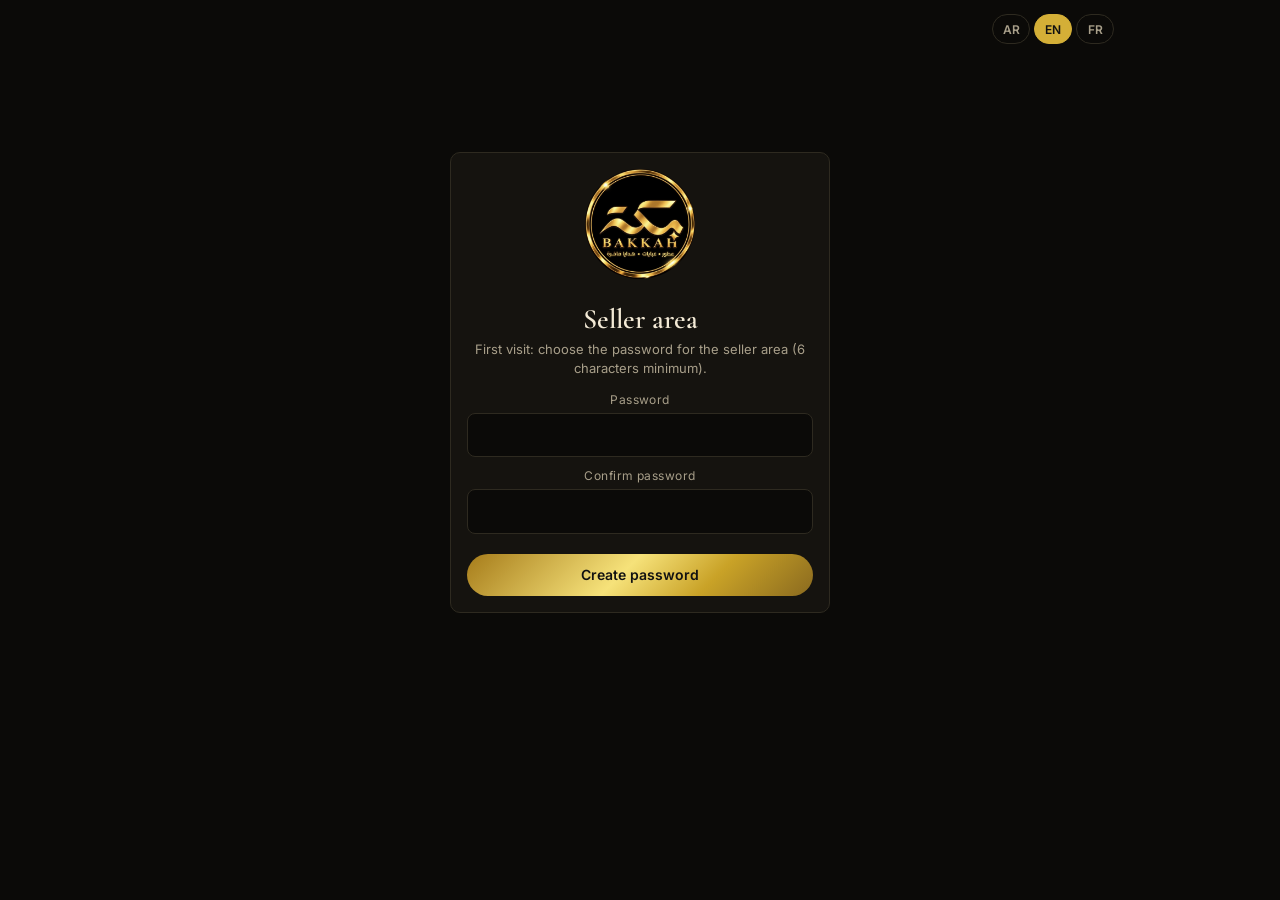
<file: bakkah/admin.html>
<!doctype html>
<html lang="fr">
<head>
<meta charset="utf-8">
<meta name="viewport" content="width=device-width, initial-scale=1">
<meta name="robots" content="noindex, nofollow">
<title>BAKKAH · Seller area</title>
<link rel="icon" href="assets/img/favicon-64.png">
<link rel="preconnect" href="https://fonts.googleapis.com">
<link rel="preconnect" href="https://fonts.gstatic.com" crossorigin>
<link href="https://fonts.googleapis.com/css2?family=Cormorant+Garamond:wght@600&family=Inter:wght@400;500;600&display=swap" rel="stylesheet">
<style>
:root{--bg:#0b0a08;--panel:#15130f;--panel2:#1c1913;--ink:#f3ead6;--muted:#a89f8a;--line:#2e2a20;--gold:#d4af37;--gold2:#f6e27a;--ok:#3fbf7a;--danger:#e0624f;--r:10px}
*{box-sizing:border-box;margin:0;padding:0}
body{background:var(--bg);color:var(--ink);font:15px/1.5 Inter,system-ui,sans-serif;-webkit-font-smoothing:antialiased;padding-bottom:60px}
button,input,select,textarea{font:inherit;color:inherit}
button{cursor:pointer;border:0;background:none}
a{color:var(--gold)}
[hidden]{display:none!important}
:focus-visible{outline:2px solid var(--gold);outline-offset:2px}
.wrap{max-width:980px;margin:0 auto;padding:0 16px}
.serif{font-family:"Cormorant Garamond",Georgia,serif;font-weight:600}
header{position:sticky;top:0;z-index:20;background:rgba(11,10,8,.94);backdrop-filter:blur(8px);border-bottom:1px solid var(--line)}
.bar{display:flex;align-items:center;gap:12px;height:62px}
.bar img{width:42px;height:42px;border-radius:50%}
.bar h1{font-size:22px;line-height:1.1;flex:1}
.bar small{display:block;font:500 10px Inter;letter-spacing:.16em;text-transform:uppercase;color:var(--muted)}
.mode{font-size:12px;padding:3px 10px;border-radius:99px;border:1px solid var(--line);color:var(--muted)}
.btn{display:inline-flex;align-items:center;justify-content:center;gap:8px;height:42px;padding:0 18px;border-radius:99px;font-weight:600;font-size:14px;text-decoration:none;white-space:nowrap}
.btn-gold{background:linear-gradient(135deg,#a67c1a,#f6e27a 45%,#c9a227 70%,#8a6a1f);color:#111}
.btn-line{border:1px solid var(--line);background:var(--panel)}
.btn-line:hover{border-color:var(--gold)}
.btn-danger{background:var(--danger);color:#fff}
.btn-sm{height:34px;padding:0 12px;font-size:13px}
.btn[disabled]{opacity:.5;cursor:wait}
.tabs{display:flex;gap:6px;overflow-x:auto;padding:12px 0;scrollbar-width:none}
.tab{flex:none;height:40px;padding:0 16px;border-radius:99px;border:1px solid var(--line);color:var(--muted);font-weight:500}
.tab[aria-selected=true]{background:var(--gold);color:#111;border-color:var(--gold)}
.card{background:var(--panel);border:1px solid var(--line);border-radius:var(--r);padding:16px;margin-bottom:14px}
.card h2{font-size:22px;margin-bottom:4px}
.hint{color:var(--muted);font-size:13px;margin-bottom:12px}
label{display:block;font-size:12px;color:var(--muted);margin:10px 0 4px;letter-spacing:.04em}
input[type=text],input[type=number],input[type=password],input[type=email],input[type=url],select,textarea{width:100%;background:var(--bg);border:1px solid var(--line);border-radius:8px;padding:10px 12px;min-height:42px}
textarea{resize:vertical;min-height:80px}
input[type=color]{width:56px;height:42px;border:1px solid var(--line);border-radius:8px;background:var(--bg);padding:2px}
.g2{display:grid;grid-template-columns:1fr 1fr;gap:12px}
.g3{display:grid;grid-template-columns:repeat(3,1fr);gap:12px}
@media(max-width:640px){.g2,.g3{grid-template-columns:1fr}}
.row{display:flex;gap:10px;align-items:center;flex-wrap:wrap}
.grow{flex:1;min-width:140px}
.item{display:grid;grid-template-columns:44px 56px 1fr auto;gap:12px;align-items:center;background:var(--panel);border:1px solid var(--line);border-radius:var(--r);padding:10px;margin-bottom:8px}
.item.off{opacity:.55}.item.hid{opacity:.5;background:repeating-linear-gradient(135deg,var(--panel),var(--panel) 8px,#1a1a1a 8px,#1a1a1a 16px)}.pill.hidp{background:#2a2a2a;color:#ccc;border-color:#555}
.vis{display:flex;align-items:center;justify-content:center;width:44px;height:44px;cursor:pointer}.vis input{width:26px;height:26px;accent-color:var(--gold);cursor:pointer}.seg{display:flex;gap:4px;flex-wrap:wrap}.vbar{gap:6px}
.thumb{width:56px;height:72px;border-radius:6px;object-fit:cover;background:#16120a}
.item h3{font-size:15px;font-weight:600;line-height:1.3}
.meta{font-size:12.5px;color:var(--muted)}
.pill{display:inline-block;font-size:11px;font-weight:600;padding:2px 8px;border-radius:99px;margin-inline-end:4px;border:1px solid var(--line)}
.pill.promo{background:#3a1d17;color:#ff9b88;border-color:#5a2b22}.pill.star{background:#3a3010;color:var(--gold2);border-color:#5a4a14}.pill.no{background:#331612;color:var(--danger)}
.acts{display:flex;gap:6px;flex-wrap:wrap;justify-content:flex-end}
.ib{width:38px;height:38px;border-radius:8px;border:1px solid var(--line);display:grid;place-items:center;background:var(--panel2)}
.ib:hover{border-color:var(--gold)}.ib[disabled]{opacity:.25;cursor:default}
.demo{background:#2a2410;border-bottom:1px solid #4a3f14;font-size:13px;padding:8px 0;color:#e8d38a}
.sw{display:flex;align-items:center;gap:8px;min-height:42px}
.sw input{width:20px;height:20px;accent-color:var(--gold)}
dialog{background:var(--panel);color:var(--ink);border:1px solid var(--gold);border-radius:14px;padding:0;width:min(720px,96vw);max-height:92vh;overflow:auto;margin:auto}
dialog::backdrop{background:rgba(0,0,0,.7)}
.dlg{padding:18px}
.photos{display:flex;gap:8px;flex-wrap:wrap;margin:6px 0}
.ph{position:relative}.ph img{width:80px;height:100px;object-fit:cover;border-radius:8px;border:1px solid var(--line);background:#16120a}
.ph button{position:absolute;top:-6px;inset-inline-end:-6px;width:24px;height:24px;border-radius:50%;background:var(--danger);color:#fff;font-size:14px}
.imgrow{display:grid;grid-template-columns:90px 1fr;gap:12px;align-items:start;margin-bottom:12px}
.imgrow img{width:90px;height:90px;object-fit:cover;border-radius:8px;border:1px solid var(--line);background:#000}
#toast{position:fixed;left:50%;bottom:20px;transform:translateX(-50%);background:var(--gold);color:#111;padding:10px 18px;border-radius:99px;font-weight:600;z-index:99;opacity:0;pointer-events:none;transition:opacity .25s}
#toast.show{opacity:1}#toast.err{background:var(--danger);color:#fff}
.login{max-width:380px;margin:12vh auto;text-align:center}
.login img{width:110px;height:110px;border-radius:50%;margin-bottom:12px}
.tbl{width:100%;border-collapse:collapse;font-size:14px}.tbl td,.tbl th{padding:8px 6px;border-bottom:1px solid var(--line);text-align:start}.tbl input{min-height:36px;padding:6px 8px}
details.tgrp{margin-top:8px}details.tgrp>summary{list-style:revert}.fgroup{margin-top:18px;font:600 12px Inter;letter-spacing:.14em;text-transform:uppercase;color:var(--gold);border-bottom:1px solid var(--line);padding-bottom:6px}
label.lc{margin:0;font-size:14px;color:var(--ink)}
.tblw{overflow-x:auto}
code{unicode-bidi:isolate;direction:ltr;display:inline-block}
input[type=url],input[type=email],input[type=number],input[type=password]{direction:ltr;text-align:start}
[dir=rtl] input[type=url],[dir=rtl] input[type=email],[dir=rtl] input[type=number],[dir=rtl] input[type=password]{text-align:right}
[dir=rtl] label,[dir=rtl] .bar small,[dir=rtl] .fgroup{letter-spacing:0;text-transform:none}
[dir=rtl] .bar small{font-size:11px}
.lsw{display:inline-flex;gap:4px;flex:none}
.lsw button{min-width:38px;height:30px;padding:0 8px;border-radius:99px;border:1px solid var(--line);color:var(--muted);font:600 12px Inter,sans-serif}
.lsw button[aria-pressed=true]{background:var(--gold);color:#111;border-color:var(--gold)}
.loginlang{text-align:end;padding-top:14px}
.bar{min-width:0}.bar h1{min-width:0}
@media(max-width:640px){.bar{gap:6px;flex-wrap:wrap;height:auto;padding:8px 0}.bar .btn-sm{height:30px;padding:0 10px;font-size:12px}.bar h1{font-size:19px;flex:1 1 90px}.item{grid-template-columns:44px 48px 1fr;}.vis{width:44px;height:44px}.vis input{width:28px;height:28px}.vbar .btn-sm,.seg .btn-sm{height:40px;min-height:40px}.item .acts{grid-column:1/-1;justify-content:flex-start}.thumb{width:48px;height:62px}.btn{white-space:normal;min-height:42px;height:auto;padding-top:6px;padding-bottom:6px}.dlg{padding:14px}}
</style>
</head>
<body>
<div id="login" class="wrap" hidden>
  <div class="loginlang"><div class="lsw" role="group"><button type="button" data-lang="ar">AR</button><button type="button" data-lang="en">EN</button><button type="button" data-lang="fr">FR</button></div></div>
  <div class="login card">
    <img src="assets/img/logo.jpg" alt="BAKKAH">
    <h1 class="serif" style="font-size:28px" data-tx="title"></h1>
    <p class="hint" id="loginHint"></p>
    <form id="loginForm">
      <div id="emailRow" hidden><label for="lEmail" data-tx="email"></label><input id="lEmail" type="email" autocomplete="username"></div>
      <label for="lPw" id="lPwLabel" data-tx="pw"></label><input id="lPw" type="password" autocomplete="current-password">
      <div id="pw2Row" hidden><label for="lPw2" data-tx="pw2"></label><input id="lPw2" type="password" autocomplete="new-password"></div>
      <p id="lErr" class="hint" style="color:var(--danger);margin-top:8px"></p>
      <button class="btn btn-gold" style="width:100%;margin-top:8px" id="lBtn"></button>
    </form>
  </div>
</div>

<div id="app" hidden>
  <header><div class="wrap bar">
    <img src="assets/img/logo.jpg" alt=""><h1 class="serif">BAKKAH<small data-tx="title"></small></h1>
    <span class="mode" id="modeBadge"></span>
    <div class="lsw" role="group"><button type="button" data-lang="ar">AR</button><button type="button" data-lang="en">EN</button><button type="button" data-lang="fr">FR</button></div>
    <a class="btn btn-line btn-sm" href="index.html" target="_blank" rel="noopener" data-tx="site"></a>
    <button class="btn btn-line btn-sm" id="logout" data-tx="out"></button>
  </div></header>
  <div class="demo" id="demoBar"><div class="wrap" id="demoMsg"></div></div>
  <main class="wrap">
    <div class="tabs" role="tablist" id="tabs"></div>
    <section id="view"></section>
  </main>
</div>

<dialog id="dlg"><div class="dlg" id="dlgBody"></div></dialog>
<div id="toast" role="status"></div>

<script src="config.js"></script>
<script>/* Supabase chargé seulement si config.js est rempli (sinon mode local, aucune requête externe) */
if (window.SITE_CONFIG && window.SITE_CONFIG.supabaseUrl) document.write('<script src="https://cdn.jsdelivr.net/npm/@supabase/supabase-js@2"><\/script>');</script>
<script src="i18n-data.js"></script>
<script src="catalog-data.js"></script>
<script src="data.js"></script>
<script>
(function(){
"use strict";
/* ---------- Traductions de l'interface admin (le CONTENU saisi reste tel quel) ---------- */
const TR = {
fr:{
 title:"Espace vendeur", site:"Voir le site", out:"Sortir", modeLocal:"Mode local", langLbl:"Langue",
 demo:"Mode local : les modifications sont enregistrées dans <b>ce navigateur</b> uniquement. Pour qu'elles soient visibles par tous vos clients, branchez Supabase (voir README).",
 lhLive:"Connectez-vous avec le compte créé dans Supabase.", lhFirst:"Première visite : choisissez le mot de passe de l'espace vendeur (6 caractères minimum).", lhPw:"Entrez votre mot de passe.",
 email:"E-mail", pw:"Mot de passe", pw2:"Confirmer le mot de passe", enter:"Entrer", create:"Créer le mot de passe",
 pwMin:"6 caractères minimum.", pwDiff:"Les deux mots de passe sont différents.", err:"Erreur",
 t_articles:"Articles", t_categories:"Catégories", t_promos:"Promos", t_vedettes:"Parfums vedettes 3D", t_textes:"Textes & FAQ", t_images:"Logo & photos", t_liens:"Liens & contact", t_donnees:"Données & sécurité",
 onRequest:"Prix sur demande", onRequestLc:"sur demande",
 search:"Rechercher un article", allCats:"Toutes catégories", newP:"+ Nouvel article", count:"{n} article(s). Les flèches changent l'ordre d'affichage.", none:"Aucun article.",
 star:"Carrousel 3D", unavail:"Indisponible", example:"Exemple (démo)", up:"Monter", down:"Descendre", edit:"Modifier",
 newTitle:"Nouvel article", editTitle:"Modifier l'article", name:"Nom", cat:"Catégorie", genre:"Genre (parfums)", brand:"Marque", cont:"Contenance (ex. 100 ml)", conc:"Concentration (ex. EDP)",
 demoLbl:"Article d'exemple (badge « Exemple »)", badge:"Étiquette (ex. Nouveau)", price:"Prix", priceEmpty:"vide = « Prix sur demande »", promo:"Prix promo (vide = pas de promo)", pct:"ou % de réduction", pctPh:"ex. 20",
 vlab:"Type de variante (Taille, Senteur…)", stock:"Stock (vide = illimité)",
 vars:"Variantes : une par ligne au format <code>français | anglais | arabe | prix</code> (anglais, arabe et prix facultatifs ; ex. <code>100 ml | 100 ml | 100 مل | 129</code>)",
 desc:"Description", photos:"Photos (la 1re est la principale ; sans photo, un visuel or & noir est affiché)", addPh:"+ Ajouter des photos", urlPh:"ou coller l'adresse d'une image", add:"Ajouter",
 carGrp:"Carrousel 3D et couleurs", featLbl:"Mettre ce parfum en vedette dans le carrousel 3D (6 recommandés)", c1:"Couleur primaire", c2:"Couleur secondaire",
 notesGrp:"Notes olfactives", nconf:"Notes à confirmer (affiche « Notes à confirmer » au lieu des notes)", nTete:"Notes de tête", nCoeur:"Notes de cœur", nFond:"Notes de fond",
 dispo:"Disponible à la vente", visLbl:"Visible sur le site", visHint:"Décochez pour cacher cet article de la boutique (article pas encore en vente). Différent de « Disponible à la vente » : un article disponible=non reste visible, marqué en rupture.", hidden:"Masqué", hideAllWarn:"ATTENTION : cette action masque TOUS les articles de la boutique. Le site public n'affichera plus aucun article (message « Nouveautés bientôt disponibles »). Voulez-vous vraiment tout masquer ?", visFail:"Échec de l'enregistrement : l'article n'a pas été modifié.", bulkFail:"Échec en cours de route : {n} article(s) modifié(s) sur {m}. Liste rechargée.", fAll:"Tous", fVis:"Visibles", fHid:"Masqués", showAll:"Tout afficher", hideAll:"Tout masquer", bulkAsk:"{a} : {n} article(s) de la liste affichée. Confirmer ?", bulkDone:"{n} article(s) mis à jour", visOn:"Article visible sur le site", visOff:"Article masqué du site", visToggle:"Visible sur le site", save:"Enregistrer", cancel:"Annuler", del:"Supprimer", delConfirm:"Supprimer définitivement cet article ?", deleted:"Article supprimé", savedP:"Article enregistré",
 noPhoto:"Aucune photo : visuel par défaut.", remove:"Retirer", emptyFr:"vide = français", saved:"Enregistré",
 nameReq:"Le nom français est obligatoire (il sert de repli aux autres langues).", badPrice:"Prix invalide.", promoBad:"Le prix promo doit être inférieur au prix (et le prix doit être renseigné).",
 g_homme:"homme", g_femme:"femme", g_mixte:"mixte",
 ic_bottle:"flacon", ic_box:"boîte", ic_abaya:"abaya", ic_qamis:"qamis", ic_watch:"montre", ic_rug:"tapis", ic_incense:"encens", ic_tasbih:"tasbih",
 catH:"Catégories", catHint:"Renommez, réordonnez, masquez ou ajoutez des catégories. « Promos » se remplit automatiquement avec les articles ayant un prix promo. L'option « sous-filtres » affiche Homme / Femme / Mixte (les autres catégories ont leurs sous-filtres automatiquement).",
 nameFr:"Nom (FR)", nameEn:"Nom (EN) - vide = français", nameAr:"Nom (AR) - vide = français", defVisual:"Visuel par défaut", visible:"Visible sur le site", subf:"Sous-filtres Homme/Femme/Mixte",
 addCat:"+ Ajouter une catégorie", saveCats:"Enregistrer les catégories", catMoveFirst:"Déplacez d'abord les articles de cette catégorie.", catDel:"Supprimer la catégorie ?", catSaved:"Catégories enregistrées",
 newCatName:"Nouvelle catégorie",
 prH:"Promos", prHint:"Saisissez un prix promo ou un pourcentage : le prix barré et le badge -% apparaissent sur le site et dans la catégorie « Promos ». Videz le champ pour retirer la promo.",
 thArt:"Article", thPrice:"Prix", thPromo:"Prix promo", saveP:"Enregistrer les promos", promoErr:"Un prix promo doit être inférieur au prix.", promoSaved:"Promos enregistrées",
 vH:"Parfums vedettes du carrousel 3D", vHint:"{n} vedette(s) (6 recommandés ; maximum 8 affichés). Chaque flacon 3D prend les couleurs choisies ici ; le texte « profil olfactif » vient des notes.",
 prim:"Primaire", sec:"Secondaire", head:"Tête", heart:"Cœur", base:"Fond", addV:"Ajouter un article en vedette…", vErr:"Gardez au moins un parfum en vedette visible sur le site.", vSaved:"Vedettes enregistrées",
 tH:"Textes du site (AR / EN / FR)", tHint:"Tous les textes du site sont modifiables, dans les 3 langues. Chaque champ affiche le texte actuel. Videz un champ pour revenir au texte d'origine de cette langue. L'arabe s'affiche de droite à gauche. Les groupes se déplient en cliquant sur leur titre.",
 tSearch:"Rechercher un texte (ex. panier, WhatsApp, Add to cart…)", faq:"Foire aux questions (FAQ)", addFaq:"+ Ajouter une question", saveT:"Enregistrer les textes", question:"Question", answer:"Réponse",
 iH:"Logo & photos", iHint:"Téléversez une image ou collez son adresse. Les photos de la boutique apparaissent dans la section « La boutique » et dans le pied de page.",
 sLogo:"Logo (barre de navigation, chargement, favicon visuel, pied de page)", sOg:"Image de partage (réseaux sociaux / WhatsApp)", sShop:"Photo de la boutique {n}", replace:"Remplacer", imgUrl:"adresse de l'image", imgReady:"Image prête : cliquez sur Enregistrer", resetImg:"Remettre les images d'origine",
 lH:"Liens & contact", lHint:"Un lien laissé vide est masqué sur le site (Snapchat, Avis Google et Itinéraire sont vides pour l'instant). Le lien Facebook est provisoire (recherche « BAKKAH ») : à remplacer par l'adresse exacte de la page.",
 gWa:"Commande WhatsApp", waNum:"Numéro WhatsApp de la boutique (indicatif pays, sans +, ex. 212671501152)", currency:"Devise (vide = « DH » / « درهم » selon la langue ; modifiable aussi dans Textes > meta.currency)",
 gShop:"Boutique", shopName:"Nom de la boutique", phone:"Téléphone (appel direct)", addr:"Adresse (vide = « Maroc » provisoire)", hours:"Horaires (vide = « Lun–Sam 10h–21h » provisoire)", gLinks:"Liens",
 waLink:"Lien WhatsApp (vide = automatique avec le numéro)", reviews:"Avis Google", reviewsPh:"lien de votre fiche Google", route:"Itinéraire (Google Maps)", routePh:"lien Google Maps", news:"Afficher l'inscription newsletter",
 linkBad:"Lien refusé ({k}) : seuls les liens commençant par https://, http://, tel: ou mailto: sont acceptés. Rien n'a été enregistré.",
 bH:"Sauvegarde", bHint:"Téléchargez une copie de tout le contenu (articles, catégories, textes) ou restaurez-la.", exp:"Télécharger la sauvegarde", imp:"Restaurer une sauvegarde", rst:"Remettre les données de démonstration",
 impConfirm:"Remplacer le contenu actuel par cette sauvegarde ?", rstConfirm:"Effacer vos modifications locales et revenir aux données de démonstration ?",
 nlH:"Newsletter", subs:"{n} inscrit(s).", csv:"Télécharger la liste (CSV)", pwH:"Mot de passe", pwLocal:"Protection de l'espace vendeur dans ce navigateur. Pour une vraie sécurité partagée, utilisez Supabase.", pwNew:"Nouveau mot de passe", pwConf:"Confirmer", pwChange:"Changer le mot de passe", pwChanged:"Mot de passe changé", pwLive:"Le mot de passe se gère dans Supabase (Authentication → Users).",
 e_photo:"Photo illisible", e_file:"Ce fichier n'est pas une photo lisible.", e_mem:"Mémoire du navigateur pleine : utilisez des photos plus petites.", e_mem2:"Mémoire du navigateur pleine.", e_mem3:"Mémoire du navigateur pleine : utilisez des photos plus petites ou passez en mode Supabase.", e_pw:"Mot de passe incorrect.", e_login:"E-mail ou mot de passe incorrect."
},
en:{
 title:"Seller area", site:"View site", out:"Log out", modeLocal:"Local mode", langLbl:"Language",
 demo:"Local mode: changes are saved in <b>this browser</b> only. To make them visible to all your customers, connect Supabase (see README).",
 lhLive:"Log in with the account created in Supabase.", lhFirst:"First visit: choose the password for the seller area (6 characters minimum).", lhPw:"Enter your password.",
 email:"E-mail", pw:"Password", pw2:"Confirm password", enter:"Log in", create:"Create password",
 pwMin:"6 characters minimum.", pwDiff:"The two passwords do not match.", err:"Error",
 t_articles:"Products", t_categories:"Categories", t_promos:"Promotions", t_vedettes:"Featured 3D perfumes", t_textes:"Texts & FAQ", t_images:"Logo & photos", t_liens:"Links & contact", t_donnees:"Data & security",
 onRequest:"Price on request", onRequestLc:"on request",
 search:"Search for a product", allCats:"All categories", newP:"+ New product", count:"{n} product(s). The arrows change the display order.", none:"No products.",
 star:"3D carousel", unavail:"Unavailable", example:"Example (demo)", up:"Move up", down:"Move down", edit:"Edit",
 newTitle:"New product", editTitle:"Edit product", name:"Name", cat:"Category", genre:"Gender (perfumes)", brand:"Brand", cont:"Volume (e.g. 100 ml)", conc:"Concentration (e.g. EDP)",
 demoLbl:"Example product (« Example » badge)", badge:"Label (e.g. New)", price:"Price", priceEmpty:"empty = « Price on request »", promo:"Promo price (empty = no promo)", pct:"or % discount", pctPh:"e.g. 20",
 vlab:"Variant type (Size, Scent…)", stock:"Stock (empty = unlimited)",
 vars:"Variants: one per line in the format <code>French | English | Arabic | price</code> (English, Arabic and price are optional; e.g. <code>100 ml | 100 ml | 100 مل | 129</code>)",
 desc:"Description", photos:"Photos (the 1st is the main one; with no photo, a gold & black visual is shown)", addPh:"+ Add photos", urlPh:"or paste an image address", add:"Add",
 carGrp:"3D carousel and colors", featLbl:"Feature this perfume in the 3D carousel (6 recommended)", c1:"Primary color", c2:"Secondary color",
 notesGrp:"Fragrance notes", nconf:"Notes to be confirmed (shows « Notes to be confirmed » instead of the notes)", nTete:"Top notes", nCoeur:"Heart notes", nFond:"Base notes",
 dispo:"Available for sale", visLbl:"Visible on the site", visHint:"Untick to hide this product from the shop (not on sale yet). Different from « Available for sale »: an unavailable product stays visible, marked out of stock.", hidden:"Hidden", hideAllWarn:"WARNING: this hides ALL products of the shop. The public site will show no product at all (message « New arrivals coming soon »). Do you really want to hide everything?", visFail:"Save failed: the product was not changed.", bulkFail:"Failed midway: {n} product(s) updated out of {m}. List reloaded.", fAll:"All", fVis:"Visible", fHid:"Hidden", showAll:"Show all", hideAll:"Hide all", bulkAsk:"{a}: {n} product(s) in the displayed list. Confirm?", bulkDone:"{n} product(s) updated", visOn:"Product visible on the site", visOff:"Product hidden from the site", visToggle:"Visible on the site", save:"Save", cancel:"Cancel", del:"Delete", delConfirm:"Permanently delete this product?", deleted:"Product deleted", savedP:"Product saved",
 noPhoto:"No photo: default visual.", remove:"Remove", emptyFr:"empty = French", saved:"Saved",
 nameReq:"The French name is required (it is used as a fallback for the other languages).", badPrice:"Invalid price.", promoBad:"The promo price must be lower than the price (and the price must be filled in).",
 g_homme:"men", g_femme:"women", g_mixte:"unisex",
 ic_bottle:"bottle", ic_box:"box", ic_abaya:"abaya", ic_qamis:"qamis", ic_watch:"watch", ic_rug:"rug", ic_incense:"incense", ic_tasbih:"tasbih",
 catH:"Categories", catHint:"Rename, reorder, hide or add categories. « Promotions » is filled automatically with products that have a promo price. The « sub-filters » option shows Men / Women / Unisex (other categories get their sub-filters automatically).",
 nameFr:"Name (FR)", nameEn:"Name (EN) - empty = French", nameAr:"Name (AR) - empty = French", defVisual:"Default visual", visible:"Visible on the site", subf:"Sub-filters Men/Women/Unisex",
 addCat:"+ Add a category", saveCats:"Save categories", catMoveFirst:"First move the products out of this category.", catDel:"Delete the category?", catSaved:"Categories saved",
 newCatName:"New category",
 prH:"Promotions", prHint:"Enter a promo price or a percentage: the crossed-out price and the -% badge appear on the site and in the « Promotions » category. Empty the field to remove the promo.",
 thArt:"Product", thPrice:"Price", thPromo:"Promo price", saveP:"Save promotions", promoErr:"A promo price must be lower than the price.", promoSaved:"Promotions saved",
 vH:"Featured perfumes of the 3D carousel", vHint:"{n} featured (6 recommended; maximum 8 displayed). Each 3D bottle takes the colors chosen here; the « fragrance profile » text comes from the notes.",
 prim:"Primary", sec:"Secondary", head:"Top", heart:"Heart", base:"Base", addV:"Add a featured product…", vErr:"Keep at least one featured perfume that is visible on the site.", vSaved:"Featured perfumes saved",
 tH:"Site texts (AR / EN / FR)", tHint:"All site texts can be edited, in the 3 languages. Each field shows the current text. Empty a field to go back to the original text of that language. Arabic is displayed right-to-left. Groups expand when you click their title.",
 tSearch:"Search for a text (e.g. cart, WhatsApp, Add to cart…)", faq:"Frequently asked questions (FAQ)", addFaq:"+ Add a question", saveT:"Save texts", question:"Question", answer:"Answer",
 iH:"Logo & photos", iHint:"Upload an image or paste its address. The shop photos appear in the « The shop » section and in the footer.",
 sLogo:"Logo (navigation bar, loading screen, visual favicon, footer)", sOg:"Sharing image (social networks / WhatsApp)", sShop:"Shop photo {n}", replace:"Replace", imgUrl:"image address", imgReady:"Image ready: click Save", resetImg:"Restore the original images",
 lH:"Links & contact", lHint:"An empty link is hidden on the site (Snapchat, Google Reviews and Directions are empty for now). The Facebook link is temporary (search for « BAKKAH »): replace it with the exact page address.",
 gWa:"WhatsApp ordering", waNum:"Shop WhatsApp number (country code, no +, e.g. 212671501152)", currency:"Currency (empty = « DH » / « درهم » depending on the language; also editable in Texts > meta.currency)",
 gShop:"Shop", shopName:"Shop name", phone:"Phone (direct call)", addr:"Address (empty = temporary « Morocco »)", hours:"Opening hours (empty = temporary « Mon–Sat 10am–9pm »)", gLinks:"Links",
 waLink:"WhatsApp link (empty = automatic from the number)", reviews:"Google Reviews", reviewsPh:"link to your Google listing", route:"Directions (Google Maps)", routePh:"Google Maps link", news:"Show the newsletter sign-up",
 linkBad:"Link refused ({k}): only links starting with https://, http://, tel: or mailto: are accepted. Nothing was saved.",
 bH:"Backup", bHint:"Download a copy of all the content (products, categories, texts) or restore one.", exp:"Download the backup", imp:"Restore a backup", rst:"Restore the demo data",
 impConfirm:"Replace the current content with this backup?", rstConfirm:"Erase your local changes and go back to the demo data?",
 nlH:"Newsletter", subs:"{n} subscriber(s).", csv:"Download the list (CSV)", pwH:"Password", pwLocal:"Protection of the seller area in this browser. For real shared security, use Supabase.", pwNew:"New password", pwConf:"Confirm", pwChange:"Change the password", pwChanged:"Password changed", pwLive:"The password is managed in Supabase (Authentication → Users).",
 e_photo:"Unreadable photo", e_file:"This file is not a readable photo.", e_mem:"Browser storage full: use smaller photos.", e_mem2:"Browser storage full.", e_mem3:"Browser storage full: use smaller photos or switch to Supabase mode.", e_pw:"Incorrect password.", e_login:"Incorrect e-mail or password."
},
ar:{
 title:"فضاء البائع", site:"عرض الموقع", out:"خروج", modeLocal:"الوضع المحلي", langLbl:"اللغة",
 demo:"الوضع المحلي: تُحفظ التعديلات في <b>هذا المتصفح</b> فقط. لكي يراها جميع زبنائك، اربط Supabase (انظر README).",
 lhLive:"سجّل الدخول بالحساب المنشأ في Supabase.", lhFirst:"الزيارة الأولى: اختر كلمة مرور فضاء البائع (6 أحرف على الأقل).", lhPw:"أدخل كلمة المرور.",
 email:"البريد الإلكتروني", pw:"كلمة المرور", pw2:"تأكيد كلمة المرور", enter:"دخول", create:"إنشاء كلمة المرور",
 pwMin:"6 أحرف على الأقل.", pwDiff:"كلمتا المرور غير متطابقتين.", err:"خطأ",
 t_articles:"المنتجات", t_categories:"الفئات", t_promos:"العروض", t_vedettes:"عطور مميزة ثلاثية الأبعاد", t_textes:"النصوص والأسئلة الشائعة", t_images:"الشعار والصور", t_liens:"الروابط والتواصل", t_donnees:"البيانات والأمان",
 onRequest:"السعر عند الطلب", onRequestLc:"عند الطلب",
 search:"ابحث عن منتج", allCats:"كل الفئات", newP:"+ منتج جديد", count:"{n} منتج. تغيّر الأسهم ترتيب العرض.", none:"لا توجد منتجات.",
 star:"العرض الدوّار ثلاثي الأبعاد", unavail:"غير متوفر", example:"مثال (تجريبي)", up:"إلى الأعلى", down:"إلى الأسفل", edit:"تعديل",
 newTitle:"منتج جديد", editTitle:"تعديل المنتج", name:"الاسم", cat:"الفئة", genre:"الجنس (العطور)", brand:"العلامة التجارية", cont:"السعة (مثال: 100 مل)", conc:"التركيز (مثال: EDP)",
 demoLbl:"منتج تجريبي (شارة «مثال»)", badge:"ملصق (مثال: جديد)", price:"السعر", priceEmpty:"فارغ = «السعر عند الطلب»", promo:"سعر العرض (فارغ = بدون عرض)", pct:"أو نسبة التخفيض %", pctPh:"مثال: 20",
 vlab:"نوع الخيار (الحجم، العطر…)", stock:"المخزون (فارغ = غير محدود)",
 vars:"الخيارات: واحد في كل سطر بالصيغة <code>الفرنسية | الإنجليزية | العربية | السعر</code> (الإنجليزية والعربية والسعر اختيارية؛ مثال: <code>100 ml | 100 ml | 100 مل | 129</code>)",
 desc:"الوصف", photos:"الصور (الأولى هي الرئيسية؛ بدون صورة تظهر صورة ذهبية وسوداء)", addPh:"+ إضافة صور", urlPh:"أو الصق عنوان صورة", add:"إضافة",
 carGrp:"العرض الدوّار ثلاثي الأبعاد والألوان", featLbl:"إبراز هذا العطر في العرض الدوّار ثلاثي الأبعاد (يُنصح بـ 6)", c1:"اللون الأساسي", c2:"اللون الثانوي",
 notesGrp:"النفحات العطرية", nconf:"النفحات قيد التأكيد (يعرض «النفحات قيد التأكيد» بدل النفحات)", nTete:"النفحات العليا", nCoeur:"نفحات القلب", nFond:"نفحات القاعدة",
 dispo:"متوفر للبيع", visLbl:"ظاهر في الموقع", visHint:"ألغِ التحديد لإخفاء هذا المنتج من المتجر (غير معروض للبيع بعد). يختلف عن «متوفر للبيع»: المنتج غير المتوفر يبقى ظاهرا مع علامة نفاد المخزون.", hidden:"مخفي", hideAllWarn:"تنبيه: سيؤدي هذا الإجراء إلى إخفاء جميع منتجات المتجر. لن يعرض الموقع العام أي منتج (رسالة «المنتجات الجديدة قريبا»). هل تريد فعلا إخفاء كل شيء؟", visFail:"فشل الحفظ: لم يتم تعديل المنتج.", bulkFail:"حدث خطأ أثناء العملية: تم تحديث {n} منتج من أصل {m}. تمت إعادة تحميل القائمة.", fAll:"الكل", fVis:"الظاهرة", fHid:"المخفية", showAll:"إظهار الكل", hideAll:"إخفاء الكل", bulkAsk:"{a}: {n} منتج في القائمة المعروضة. هل تؤكد؟", bulkDone:"تم تحديث {n} منتج", visOn:"المنتج ظاهر في الموقع", visOff:"المنتج مخفي من الموقع", visToggle:"ظاهر في الموقع", save:"حفظ", cancel:"إلغاء", del:"حذف", delConfirm:"هل تريد حذف هذا المنتج نهائيا؟", deleted:"تم حذف المنتج", savedP:"تم حفظ المنتج",
 noPhoto:"لا توجد صورة: صورة افتراضية.", remove:"إزالة", emptyFr:"فارغ = الفرنسية", saved:"تم الحفظ",
 nameReq:"الاسم بالفرنسية إلزامي (يُستعمل بديلا للغات الأخرى).", badPrice:"سعر غير صالح.", promoBad:"يجب أن يكون سعر العرض أقل من السعر (ويجب إدخال السعر).",
 g_homme:"رجال", g_femme:"نساء", g_mixte:"للجنسين",
 ic_bottle:"قارورة", ic_box:"علبة", ic_abaya:"عباية", ic_qamis:"قميص", ic_watch:"ساعة", ic_rug:"سجادة", ic_incense:"بخور", ic_tasbih:"سبحة",
 catH:"الفئات", catHint:"أعد تسمية الفئات أو رتّبها أو أخفها أو أضف فئات جديدة. تمتلئ فئة «العروض» تلقائيا بالمنتجات التي لها سعر عرض. خيار «الفلاتر الفرعية» يعرض رجال / نساء / للجنسين (أما الفئات الأخرى فتحصل على فلاترها الفرعية تلقائيا).",
 nameFr:"الاسم (FR)", nameEn:"الاسم (EN) - فارغ = الفرنسية", nameAr:"الاسم (AR) - فارغ = الفرنسية", defVisual:"الصورة الافتراضية", visible:"ظاهرة في الموقع", subf:"فلاتر فرعية رجال/نساء/للجنسين",
 addCat:"+ إضافة فئة", saveCats:"حفظ الفئات", catMoveFirst:"انقل أولا منتجات هذه الفئة إلى فئة أخرى.", catDel:"حذف الفئة؟", catSaved:"تم حفظ الفئات",
 newCatName:"فئة جديدة",
 prH:"العروض", prHint:"أدخل سعر العرض أو نسبة مئوية: يظهر السعر المشطوب وشارة -% في الموقع وفي فئة «العروض». أفرغ الحقل لإلغاء العرض.",
 thArt:"المنتج", thPrice:"السعر", thPromo:"سعر العرض", saveP:"حفظ العروض", promoErr:"يجب أن يكون سعر العرض أقل من السعر.", promoSaved:"تم حفظ العروض",
 vH:"العطور المميزة في العرض الدوّار ثلاثي الأبعاد", vHint:"{n} عطر مميز (يُنصح بـ 6؛ الحد الأقصى المعروض 8). تأخذ كل قارورة ثلاثية الأبعاد الألوان المختارة هنا؛ ونص «الملف العطري» يأتي من النفحات.",
 prim:"الأساسي", sec:"الثانوي", head:"العليا", heart:"القلب", base:"القاعدة", addV:"إضافة منتج مميز…", vErr:"أبقِ عطرا مميزا واحدا على الأقل ظاهرا في الموقع.", vSaved:"تم حفظ العطور المميزة",
 tH:"نصوص الموقع (AR / EN / FR)", tHint:"يمكن تعديل كل نصوص الموقع باللغات الثلاث. يعرض كل حقل النص الحالي. أفرغ الحقل للعودة إلى النص الأصلي لتلك اللغة. تُعرض العربية من اليمين إلى اليسار. تُفتح المجموعات بالنقر على عنوانها.",
 tSearch:"ابحث عن نص (مثال: السلة، WhatsApp، Add to cart…)", faq:"الأسئلة الشائعة", addFaq:"+ إضافة سؤال", saveT:"حفظ النصوص", question:"السؤال", answer:"الجواب",
 iH:"الشعار والصور", iHint:"ارفع صورة أو الصق عنوانها. تظهر صور المتجر في قسم «المتجر» وفي أسفل الصفحة.",
 sLogo:"الشعار (شريط التنقل، شاشة التحميل، أيقونة الموقع، أسفل الصفحة)", sOg:"صورة المشاركة (الشبكات الاجتماعية / WhatsApp)", sShop:"صورة المتجر {n}", replace:"استبدال", imgUrl:"عنوان الصورة", imgReady:"الصورة جاهزة: انقر على حفظ", resetImg:"استعادة الصور الأصلية",
 lH:"الروابط والتواصل", lHint:"الرابط الفارغ يُخفى في الموقع (سناب شات وتقييمات Google والاتجاهات فارغة حاليا). رابط Facebook مؤقت (بحث عن «BAKKAH»): يجب استبداله بعنوان الصفحة الدقيق.",
 gWa:"الطلب عبر WhatsApp", waNum:"رقم WhatsApp للمتجر (مفتاح الدولة بدون +، مثال: 212671501152)", currency:"العملة (فارغ = «DH» / «درهم» حسب اللغة؛ قابلة للتعديل أيضا في النصوص > meta.currency)",
 gShop:"المتجر", shopName:"اسم المتجر", phone:"الهاتف (اتصال مباشر)", addr:"العنوان (فارغ = «المغرب» مؤقتا)", hours:"أوقات العمل (فارغ = «الاثنين–السبت 10:00–21:00» مؤقتا)", gLinks:"الروابط",
 waLink:"رابط WhatsApp (فارغ = تلقائي انطلاقا من الرقم)", reviews:"تقييمات Google", reviewsPh:"رابط صفحتك على Google", route:"الاتجاهات (Google Maps)", routePh:"رابط Google Maps", news:"عرض الاشتراك في النشرة البريدية",
 linkBad:"رابط مرفوض ({k}): لا تُقبل إلا الروابط التي تبدأ بـ https:// أو http:// أو tel: أو mailto:. لم يتم حفظ أي شيء.",
 bH:"النسخة الاحتياطية", bHint:"نزّل نسخة من كل المحتوى (المنتجات والفئات والنصوص) أو استرجعها.", exp:"تنزيل النسخة الاحتياطية", imp:"استرجاع نسخة احتياطية", rst:"استعادة البيانات التجريبية",
 impConfirm:"استبدال المحتوى الحالي بهذه النسخة الاحتياطية؟", rstConfirm:"مسح تعديلاتك المحلية والعودة إلى البيانات التجريبية؟",
 nlH:"النشرة البريدية", subs:"{n} مشترك.", csv:"تنزيل القائمة (CSV)", pwH:"كلمة المرور", pwLocal:"حماية فضاء البائع في هذا المتصفح. للحصول على أمان مشترك حقيقي، استعمل Supabase.", pwNew:"كلمة مرور جديدة", pwConf:"تأكيد", pwChange:"تغيير كلمة المرور", pwChanged:"تم تغيير كلمة المرور", pwLive:"تُدار كلمة المرور في Supabase (Authentication → Users).",
 e_photo:"صورة غير مقروءة", e_file:"هذا الملف ليس صورة قابلة للقراءة.", e_mem:"ذاكرة المتصفح ممتلئة: استعمل صورا أصغر.", e_mem2:"ذاكرة المتصفح ممتلئة.", e_mem3:"ذاكرة المتصفح ممتلئة: استعمل صورا أصغر أو انتقل إلى وضع Supabase.", e_pw:"كلمة المرور غير صحيحة.", e_login:"البريد الإلكتروني أو كلمة المرور غير صحيحة."
}};
/* groupes de la page Textes (clé = libellé français de data.js) */
const GRP = {"Titre et description (SEO)":["Title and description (SEO)","العنوان والوصف (SEO)"],"Navigation":["Navigation","التنقل"],"Boutons":["Buttons","الأزرار"],"Panier":["Cart","السلة"],"Écran de chargement":["Loading screen","شاشة التحميل"],"Accueil":["Home","الرئيسية"],"Titres de sections":["Section titles","عناوين الأقسام"],"Profil olfactif":["Fragrance profile","الملف العطري"],"Engagements":["Commitments","التزاماتنا"],"Mot-signe":["Signature word","الكلمة الرمز"],"Fiche produit":["Product page","صفحة المنتج"],"Senteurs":["Scents","العطور"],"Newsletter":["Newsletter","النشرة البريدية"],"Pied de page":["Footer","أسفل الصفحة"],"Message WhatsApp":["WhatsApp message","رسالة WhatsApp"],"Filtres du catalogue":["Catalogue filters","فلاتر الكتالوج"],"Profil olfactif (mots de fond)":["Fragrance profile (background words)","الملف العطري (كلمات الخلفية)"],"Son":["Sound","الصوت"],"Section boutique":["Shop section","قسم المتجر"],"Textes légaux":["Legal texts","النصوص القانونية"],"Accessibilité":["Accessibility","إمكانية الوصول"]};
const ERRMAP = {"Photo illisible":"e_photo","Ce fichier n'est pas une photo lisible.":"e_file","Mémoire du navigateur pleine : utilisez des photos plus petites.":"e_mem","Mémoire du navigateur pleine.":"e_mem2","Mémoire du navigateur pleine : utilisez des photos plus petites ou passez en mode Supabase.":"e_mem3","Mot de passe incorrect.":"e_pw","E-mail ou mot de passe incorrect.":"e_login"};
const LANG_KEY = "bk_admin_lang";
let LANG = (() => { let l = ""; try { l = localStorage.getItem(LANG_KEY) || ""; } catch(e){} if (!TR[l]) l = ((navigator.language || "fr") + "").slice(0, 2).toLowerCase(); return TR[l] ? l : "fr"; })();
const t = (k, v) => { let s = (TR[LANG][k] ?? TR.fr[k] ?? k); if (v) for (const n in v) s = s.replace("{" + n + "}", v[n]); return s; };
const grp = g => LANG === "fr" || !GRP[g] ? g : GRP[g][LANG === "en" ? 0 : 1];
const errMsg = e => { const m = (e && e.message) || ""; return ERRMAP[m] ? t(ERRMAP[m]) : (m || t("err")); };

const D = window.SiteData, $ = (s, r) => (r || document).querySelector(s);
const esc = s => String(s ?? "").replace(/[&<>"']/g, c => ({"&":"&amp;","<":"&lt;",">":"&gt;",'"':"&quot;","'":"&#39;"}[c]));
let S, CATS, PRODS, tab = "articles", filterCat = "", filterVis = "", search = "", loginMode = null;
const TABS = ["articles","categories","promos","vedettes","textes","images","liens","donnees"];
const L3 = [["fr","FR"],["en","EN"],["ar","AR"]];
const dirOf = l => l === "ar" ? ' dir="rtl"' : ' dir="ltr"';

function toast(msg, err){ const el = $("#toast"); el.textContent = msg; el.className = "show" + (err ? " err" : ""); clearTimeout(toast.t); toast.t = setTimeout(() => el.className = "", 2600); }
async function guard(fn){ try { await fn(); } catch(e){ console.warn(e); toast(errMsg(e), true); } }
const saveS = () => guard(async () => { await D.saveSettings(S); toast(t("saved")); });
const catName = id => (CATS.find(c => c.id === id) || {}).nom || id;
const money = n => D.hasPrice(n) ? D.fmt(n, "fr", D.currency(S, "fr")) : t("onRequest");
const thumb = p => D.photoOf(p, CATS);

/* ---------- Langue ---------- */
function paintStatic(){
  const h = document.documentElement; h.lang = LANG; h.dir = LANG === "ar" ? "rtl" : "ltr";
  document.title = "BAKKAH · " + t("title");
  document.querySelectorAll("[data-tx]").forEach(el => el.textContent = t(el.dataset.tx));
  const dm = $("#demoMsg"); if (dm) dm.innerHTML = t("demo");
  document.querySelectorAll(".lsw button").forEach(b => { const on = b.dataset.lang === LANG; b.setAttribute("aria-pressed", on); });
  document.querySelectorAll(".lsw").forEach(w => w.setAttribute("aria-label", t("langLbl")));
  $("#modeBadge").textContent = D.mode === "live" ? "Supabase" : t("modeLocal");
  paintLogin();
  if (!$("#app").hidden){ drawTabs(); if ($("#dlg").open) $("#dlg").close(); render(); }
}
function paintLogin(){
  if (!loginMode) return;
  const { live, first } = loginMode;
  $("#loginHint").textContent = live ? t("lhLive") : first ? t("lhFirst") : t("lhPw");
  $("#lBtn").textContent = first ? t("create") : t("enter");
  $("#lErr").textContent = "";
}
document.addEventListener("click", e => { const b = e.target.closest(".lsw button"); if (!b) return; LANG = b.dataset.lang; try { localStorage.setItem(LANG_KEY, LANG); } catch(x){} paintStatic(); });

/* ---------- Connexion ---------- */
async function boot(){
  $("#demoBar").hidden = D.mode === "live";
  paintStatic();
  const s = await D.session();
  if (s) return start();
  const lf = $("#loginForm"), live = D.mode === "live", first = !live && !D.hasPassword();
  loginMode = { live, first };
  $("#login").hidden = false; $("#emailRow").hidden = !live; $("#pw2Row").hidden = !first;
  paintLogin();
  lf.onsubmit = async e => { e.preventDefault(); $("#lErr").textContent = ""; const pw = $("#lPw").value;
    try{
      if (first){ if (pw.length < 6) throw new Error(t("pwMin")); if (pw !== $("#lPw2").value) throw new Error(t("pwDiff")); await D.setPassword(pw); }
      else await D.login($("#lEmail").value, pw);
      $("#login").hidden = true; loginMode = null; start();
    }catch(err){ $("#lErr").textContent = errMsg(err); } };
}
function drawTabs(){ $("#tabs").innerHTML = TABS.map(k => `<button class="tab" role="tab" data-tab="${k}" aria-selected="${k === tab}">${t("t_" + k)}</button>`).join(""); }
async function start(){
  [S, CATS, PRODS] = await Promise.all([D.getSettings(), D.getCategories(), D.getProducts()]);
  $("#app").hidden = false;
  drawTabs();
  $("#tabs").onclick = e => { const b = e.target.closest("[data-tab]"); if (!b) return; tab = b.dataset.tab; [...$("#tabs").children].forEach(x => x.setAttribute("aria-selected", x === b)); render(); };
  $("#logout").onclick = async () => { await D.logout(); location.reload(); };
  render();
}
const reloadP = async () => { PRODS = await D.getProducts(); };
function render(){ ({ articles, categories, promos, vedettes, textes, images, liens, donnees })[tab](); }

/* ---------- Articles ---------- */
function articles(){
  const list = PRODS.filter(p => (!filterVis || (filterVis === "hid") === (p.visible === false)) && (!filterCat || (filterCat === "promos" ? p.prix_promo : p.categorie === filterCat)) && (!search || (p.nom + " " + (p.nom_en||"") + " " + (p.nom_ar||"")).toLowerCase().includes(search.toLowerCase())));
  $("#view").innerHTML = `<div class="row" style="margin-bottom:12px"><input class="grow" type="text" id="q" placeholder="${esc(t("search"))}" value="${esc(search)}">
    <select id="fc" style="width:auto"><option value="">${t("allCats")}</option>${CATS.map(c => `<option value="${esc(c.id)}" ${c.id === filterCat ? "selected" : ""}>${esc(c.nom)}</option>`).join("")}</select>
    <button class="btn btn-gold" id="newP">${t("newP")}</button></div>
    <div class="row vbar" style="margin-bottom:10px"><div class="seg" role="group">${[["","fAll"],["vis","fVis"],["hid","fHid"]].map(([k,l]) => `<button class="btn btn-sm ${filterVis === k ? "btn-gold" : "btn-line"}" data-fv="${k}" aria-pressed="${filterVis === k}">${t(l)} (${PRODS.filter(p => !k || (k === "hid") === (p.visible === false)).length})</button>`).join("")}</div>
      <button class="btn btn-line btn-sm" data-bulk="show">${t("showAll")}</button><button class="btn btn-line btn-sm" data-bulk="hide">${t("hideAll")}</button></div>
    <p class="hint">${t("count", { n: list.length })}</p>
    ${list.map(p => { const pr = D.priceOf(p); const i = PRODS.indexOf(p); const hid = p.visible === false; return `<div class="item ${p.dispo && !hid ? "" : "off"} ${hid ? "hid" : ""}">
      <label class="vis" title="${esc(t("visToggle"))}"><input type="checkbox" data-vis="${esc(p.id)}" ${hid ? "" : "checked"} aria-label="${esc(t("visToggle") + " : " + p.nom)}"></label>
      <img class="thumb" src="${esc(thumb(p))}" alt=""><div><h3>${esc(p.nom)}</h3>
      <div class="meta">${esc(catName(p.categorie))} · ${money(pr.now)}${pr.old ? ` <s>${money(pr.old)}</s>` : ""}${p.marque ? " · " + esc(p.marque) : ""}</div>
      <div>${hid ? `<span class="pill hidp">${t("hidden")}</span>` : ""}${p.vedette ? `<span class="pill star">${t("star")}</span>` : ""}${pr.old ? `<span class="pill promo" dir="ltr">-${D.pct(p)}%</span>` : ""}${p.dispo ? "" : `<span class="pill no">${t("unavail")}</span>`}${p.demo ? `<span class="pill">${t("example")}</span>` : ""}</div></div>
      <div class="acts"><button class="ib" data-up="${i}" ${i === 0 ? "disabled" : ""} aria-label="${t("up")}">↑</button><button class="ib" data-down="${i}" ${i === PRODS.length - 1 ? "disabled" : ""} aria-label="${t("down")}">↓</button>
      <button class="btn btn-line btn-sm" data-edit="${esc(p.id)}">${t("edit")}</button></div></div>`; }).join("") || `<div class="card hint">${t("none")}</div>`}`;
  $("#q").oninput = e => { search = e.target.value; const pos = e.target.selectionStart; articles(); const q = $("#q"); q.focus(); q.setSelectionRange(pos, pos); };
  $("#fc").onchange = e => { filterCat = e.target.value; articles(); };
  const setVis = async (ps, v, box) => {
    const prev = ps.map(p => p.visible); let n = 0;
    try { for (const p of ps) { p.visible = v; await D.saveProduct(p); n++; } await reloadP(); articles(); toast(t("bulkDone", { n })); }
    catch (e) {
      console.warn(e);
      if (ps.length === 1) { ps[0].visible = prev[0]; if (box) box.checked = prev[0] !== false; toast(t("visFail") + " " + errMsg(e), true); return; }
      try { await reloadP(); } catch (e2) { console.warn(e2); }
      articles(); toast(t("bulkFail", { n, m: ps.length }) + " " + errMsg(e), true);
    }
  };
  $("#view").onchange = e => { const c = e.target.closest("[data-vis]"); if (c) setVis([PRODS.find(p => p.id === c.dataset.vis)], c.checked, c); };
  $("#newP").onclick = () => editProduct(null);
  $("#view").onclick = e => {
    const b = e.target.closest("button"); if (!b) return;
    if (b.dataset.fv !== undefined) { filterVis = b.dataset.fv; articles(); return; }
    if (b.dataset.bulk) {
      const show = b.dataset.bulk === "show";
      if (!list.length || !confirm(t("bulkAsk", { a: t(show ? "showAll" : "hideAll"), n: list.length }))) return;
      /* « Tout masquer » qui ne laisserait aucun article visible : confirmation explicite supplémentaire */
      if (!show && !PRODS.some(p => p.visible !== false && !list.includes(p)) && !confirm(t("hideAllWarn"))) return;
      setVis(list, show); return; }
    if (b.dataset.edit) editProduct(PRODS.find(p => p.id === b.dataset.edit));
    const mv = (i, d) => guard(async () => { const j = i + d; [PRODS[i], PRODS[j]] = [PRODS[j], PRODS[i]]; await D.saveProducts(PRODS); await reloadP(); articles(); });
    if (b.dataset.up) mv(+b.dataset.up, -1); if (b.dataset.down) mv(+b.dataset.down, 1);
  };
}
function editProduct(p){
  const isNew = !p;
  const x = p ? JSON.parse(JSON.stringify(p)) : { id: "", nom: "", nom_en: "", nom_ar: "", categorie: CATS.find(c => !c.auto)?.id || "", genre: "", marque: "", contenance: "", concentration: "", prix: null, prix_promo: null, variante_label: "", variante_label_en: "", variante_label_ar: "", variantes: [], badge: "", badge_en: "", badge_ar: "", demo: false, vedette: false, vedette_ordre: 99, couleur1: "#4a3a1a", couleur2: "#e6c066", notes: { tete: "", coeur: "", fond: "" }, notes_en: { tete: "", coeur: "", fond: "" }, notes_ar: { tete: "", coeur: "", fond: "" }, notes_a_confirmer: false, description: "", description_en: "", description_ar: "", photos: [], dispo: true, visible: true, stock: null };
  ["notes_en", "notes_ar"].forEach(k => x[k] = x[k] || { tete: "", coeur: "", fond: "" });
  const sfx = l => l === "fr" ? "" : "_" + l, dirA = dirOf;
  const pv = x.variantes.map(v => [v.label, v.label_en || "", v.label_ar || "", D.hasPrice(v.prix) ? v.prix : ""].join(" | ")).join("\n");
  const dlg = $("#dlg");
  const tri = (label, id, field, multi) => `<div class="g3">${L3.map(([l, T]) => `<div><label>${label} (${T})${l === "fr" ? "" : " - " + t("emptyFr")}</label>${multi ? `<textarea${dirA(l)} id="${id}_${l}">${esc(x[field + sfx(l)] || "")}</textarea>` : `<input type="text"${dirA(l)} id="${id}_${l}" value="${esc(x[field + sfx(l)] || "")}">`}</div>`).join("")}</div>`;
  const notesRow = (k, lab) => `<div class="g3">${L3.map(([l, T]) => `<div><label>${lab} (${T})</label><input type="text"${dirA(l)} id="n_${k}_${l}" value="${esc(((l === "fr" ? x.notes : x["notes_" + l]) || {})[k] || "")}"></div>`).join("")}</div>`;
  $("#dlgBody").innerHTML = `<h2 class="serif" style="font-size:26px">${isNew ? t("newTitle") : t("editTitle")}</h2>
  ${tri(t("name"), "f_nom", "nom")}
  <div class="g3"><div><label>${t("cat")}</label><select id="f_cat">${CATS.filter(c => !c.auto).map(c => `<option value="${esc(c.id)}" ${c.id === x.categorie ? "selected" : ""}>${esc(c.nom)}</option>`).join("")}</select></div>
  <div><label>${t("genre")}</label><select id="f_genre"><option value="">-</option>${["homme","femme","mixte"].map(g => `<option value="${g}" ${g === x.genre ? "selected" : ""}>${t("g_" + g)}</option>`).join("")}</select></div>
  <div><label>${t("brand")}</label><input type="text" id="f_marque" value="${esc(x.marque || "")}"></div></div>
  <div class="g3"><div><label>${t("cont")}</label><input type="text" id="f_cont" value="${esc(x.contenance || "")}"></div><div><label>${t("conc")}</label><input type="text" id="f_conc" value="${esc(x.concentration || "")}"></div><div class="sw" style="align-self:end"><input type="checkbox" id="f_demo" ${x.demo ? "checked" : ""}><label for="f_demo" class="lc">${t("demoLbl")}</label></div></div>
  ${tri(t("badge"), "f_badge", "badge")}
  <div class="g3"><div><label>${t("price")} (${esc(D.currency(S, "fr"))}) - ${t("priceEmpty")}</label><input type="number" step="0.01" min="0" id="f_prix" value="${D.hasPrice(x.prix) ? x.prix : ""}"></div>
  <div><label>${t("promo")}</label><input type="number" step="0.01" min="0" id="f_promo" value="${x.prix_promo ?? ""}"></div>
  <div><label>${t("pct")}</label><input type="number" min="0" max="95" id="f_pct" placeholder="${esc(t("pctPh"))}"></div></div>
  ${tri(t("vlab"), "f_vl", "variante_label")}
  <div class="g2"><div><label>${t("stock")}</label><input type="number" min="0" id="f_stock" value="${x.stock ?? ""}"></div></div>
  <label>${t("vars")}</label><textarea id="f_vars" rows="4" dir="ltr">${esc(pv)}</textarea>
  ${tri(t("desc"), "f_desc", "description", true)}
  <label>${t("photos")}</label>
  <div class="photos" id="f_photos"></div>
  <div class="row"><input type="file" id="f_file" accept="image/*" multiple hidden><button class="btn btn-line btn-sm" id="f_add">${t("addPh")}</button><input class="grow" type="url" id="f_url" placeholder="${esc(t("urlPh"))}"><button class="btn btn-line btn-sm" id="f_addurl">${t("add")}</button></div>
  <div class="sw" style="margin-top:6px"><input type="checkbox" id="f_visible" ${x.visible === false ? "" : "checked"}><label for="f_visible" class="lc"><b>${t("visLbl")}</b></label></div><p class="hint">${t("visHint")}</p>
  <div class="fgroup">${t("carGrp")}</div>
  <div class="sw"><input type="checkbox" id="f_vedette" ${x.vedette ? "checked" : ""}><label for="f_vedette" class="lc">${t("featLbl")}</label></div>
  <div class="row"><div><label>${t("c1")}</label><input type="color" id="f_c1" value="${x.couleur1}"></div><div><label>${t("c2")}</label><input type="color" id="f_c2" value="${x.couleur2}"></div></div>
  <div class="fgroup">${t("notesGrp")}</div>
  <div class="sw"><input type="checkbox" id="f_nconf" ${x.notes_a_confirmer ? "checked" : ""}><label for="f_nconf" class="lc">${t("nconf")}</label></div>
  ${notesRow("tete", t("nTete"))}${notesRow("coeur", t("nCoeur"))}${notesRow("fond", t("nFond"))}
  <div class="sw" style="margin-top:12px"><input type="checkbox" id="f_dispo" ${x.dispo ? "checked" : ""}><label for="f_dispo" class="lc">${t("dispo")}</label></div>
  <div class="row" style="margin-top:16px;justify-content:space-between"><div class="row"><button class="btn btn-gold" id="f_save">${t("save")}</button><button class="btn btn-line" id="f_cancel">${t("cancel")}</button></div>${isNew ? "" : `<button class="btn btn-danger btn-sm" id="f_del">${t("del")}</button>`}</div>`;
  const drawPh = () => { $("#f_photos").innerHTML = x.photos.map((u, i) => `<div class="ph"><img src="${esc(u)}" alt=""><button data-rm="${i}" aria-label="${t("remove")}">×</button></div>`).join("") || `<span class="meta">${t("noPhoto")}</span>`; };
  drawPh();
  $("#f_photos").onclick = e => { const b = e.target.closest("[data-rm]"); if (b){ x.photos.splice(+b.dataset.rm, 1); drawPh(); } };
  $("#f_add").onclick = () => $("#f_file").click();
  $("#f_file").onchange = e => guard(async () => { for (const f of e.target.files) x.photos.push(await D.uploadImage(f, 800)); drawPh(); });
  $("#f_addurl").onclick = () => { const u = $("#f_url").value.trim(); if (u){ x.photos.push(u); $("#f_url").value = ""; drawPh(); } };
  $("#f_pct").oninput = e => { const v = +e.target.value, pr = +$("#f_prix").value; if (v > 0 && pr > 0) $("#f_promo").value = (Math.round(pr * (1 - v / 100) * 100) / 100); };
  $("#f_cancel").onclick = () => dlg.close();
  if (!isNew) $("#f_del").onclick = () => { if (confirm(t("delConfirm"))) guard(async () => { await D.deleteProduct(x.id); await reloadP(); dlg.close(); render(); toast(t("deleted")); }); };
  const v = id => $("#" + id).value.trim();
  $("#f_save").onclick = () => guard(async () => {
    const nom = v("f_nom_fr"); if (!nom) throw new Error(t("nameReq"));
    const prix = v("f_prix") === "" ? null : +v("f_prix");
    if (prix !== null && !(prix >= 0)) throw new Error(t("badPrice"));
    const promo = v("f_promo") === "" ? null : +v("f_promo");
    if (promo !== null && (prix === null || promo >= prix)) throw new Error(t("promoBad"));
    if (!x.id) x.id = (nom.toLowerCase().normalize("NFD").replace(/[^\w]+/g, "-").replace(/^-|-$/g, "") || "article") + "-" + Math.random().toString(36).slice(2, 6);
    const o = { categorie: v("f_cat"), genre: v("f_genre"), marque: v("f_marque"), contenance: v("f_cont"), concentration: v("f_conc"), demo: $("#f_demo").checked, prix, prix_promo: promo,
      stock: v("f_stock") === "" ? null : +v("f_stock"),
      variantes: v("f_vars") ? $("#f_vars").value.split("\n").map(l => l.trim()).filter(Boolean).map(l => { const [a, b, c, d] = l.split("|").map(t => t.trim()); const ov = (x.variantes || []).find(y => y.label === a) || {}; return { ...(ov.notes ? { notes: ov.notes, notes_en: ov.notes_en, notes_ar: ov.notes_ar } : {}), label: a, label_en: b || "", label_ar: c || "", prix: d ? +d : null }; }) : [],
      vedette: $("#f_vedette").checked, couleur1: $("#f_c1").value, couleur2: $("#f_c2").value, notes_a_confirmer: $("#f_nconf").checked, dispo: $("#f_dispo").checked, visible: $("#f_visible").checked };
    L3.forEach(([l]) => { ["nom:f_nom", "badge:f_badge", "variante_label:f_vl", "description:f_desc"].forEach(m => { const [f, id] = m.split(":"); o[f + sfx(l)] = v(id + "_" + l); }); });
    L3.forEach(([l]) => { const nk = l === "fr" ? "notes" : "notes_" + l; o[nk] = { tete: v("n_tete_" + l), coeur: v("n_coeur_" + l), fond: v("n_fond_" + l) }; });
    Object.assign(x, o);
    if (x.vedette && x.vedette_ordre >= 99) x.vedette_ordre = Date.now() % 100000;
    if (!x.vedette) x.vedette_ordre = 99;
    await D.saveProduct(x); await reloadP(); dlg.close(); render(); toast(t("savedP"));
  });
  dlg.showModal();
}

/* ---------- Catégories ---------- */
function categories(){
  $("#view").innerHTML = `<div class="card"><h2 class="serif">${t("catH")}</h2><p class="hint">${t("catHint")}</p>
  ${CATS.map((c, i) => `<div class="card" style="background:var(--panel2)"><div class="row"><div class="grow"><label>${t("nameFr")}</label><input type="text" dir="ltr" data-k="nom" data-i="${i}" value="${esc(c.nom)}"></div><div class="grow"><label>${t("nameEn")}</label><input type="text" dir="ltr" data-k="nom_en" data-i="${i}" value="${esc(c.nom_en || "")}"></div><div class="grow"><label>${t("nameAr")}</label><input dir="rtl" type="text" data-k="nom_ar" data-i="${i}" value="${esc(c.nom_ar || "")}"></div>
  <div><label>${t("defVisual")}</label><select data-k="icone" data-i="${i}">${["bottle","box","abaya","qamis","watch","rug","incense","tasbih"].map(k => `<option value="${k}" ${k === c.icone ? "selected" : ""}>${t("ic_" + k)}</option>`).join("")}</select></div></div>
  <div class="row" style="margin-top:8px"><label class="sw" style="margin:0"><input type="checkbox" data-k="visible" data-i="${i}" ${c.visible !== false ? "checked" : ""}> ${t("visible")}</label>
  <label class="sw" style="margin:0"><input type="checkbox" data-k="sous_filtres" data-i="${i}" ${c.sous_filtres ? "checked" : ""}> ${t("subf")}</label>
  <span class="grow"></span><button class="ib" data-mv="-1" data-i="${i}" ${i === 0 ? "disabled" : ""} aria-label="${t("up")}">↑</button><button class="ib" data-mv="1" data-i="${i}" ${i === CATS.length - 1 ? "disabled" : ""} aria-label="${t("down")}">↓</button>${c.auto ? "" : `<button class="btn btn-danger btn-sm" data-del="${i}">${t("del")}</button>`}</div></div>`).join("")}
  <div class="row"><button class="btn btn-line" id="addCat">${t("addCat")}</button><button class="btn btn-gold" id="saveCats">${t("saveCats")}</button></div></div>`;
  const v = $("#view");
  v.oninput = v.onchange = e => { const el = e.target; if (el.dataset.k) CATS[+el.dataset.i][el.dataset.k] = el.type === "checkbox" ? el.checked : el.value; };
  v.onclick = e => { const b = e.target.closest("button"); if (!b) return;
    if (b.dataset.mv){ const i = +b.dataset.i, j = i + +b.dataset.mv; [CATS[i], CATS[j]] = [CATS[j], CATS[i]]; categories(); }
    if (b.dataset.del){ const c = CATS[+b.dataset.del]; if (PRODS.some(p => p.categorie === c.id)) return toast(t("catMoveFirst"), true); if (confirm(t("catDel"))){ CATS.splice(+b.dataset.del, 1); categories(); } }
    if (b.id === "addCat"){ CATS.splice(CATS.length - (CATS[CATS.length - 1]?.auto ? 1 : 0), 0, { id: "cat-" + Math.random().toString(36).slice(2, 7), nom: "Nouvelle catégorie", nom_en: "New category", nom_ar: "فئة جديدة", icone: "box", visible: true, ordre: CATS.length }); categories(); }
    if (b.id === "saveCats") guard(async () => { await D.saveCategories(CATS); CATS = await D.getCategories(); toast(t("catSaved")); categories(); }); };
}

/* ---------- Promos ---------- */
function promos(){
  $("#view").innerHTML = `<div class="card"><h2 class="serif">${t("prH")}</h2><p class="hint">${t("prHint")}</p>
  <div class="tblw"><table class="tbl"><tr><th>${t("thArt")}</th><th>${t("thPrice")}</th><th>${t("thPromo")}</th><th>%</th></tr>${PRODS.map((p, i) => `<tr><td>${esc(p.nom)}${p.visible === false ? ` <span class="pill hidp">${t("hidden")}</span>` : ""}</td><td>${D.hasPrice(p.prix) ? p.prix : `<i>${t("onRequestLc")}</i>`}</td>
  <td><input type="number" step="0.01" style="width:100px" data-pr="${i}" value="${p.prix_promo ?? ""}" ${D.hasPrice(p.prix) ? "" : "disabled"}></td><td><input type="number" style="width:80px" data-pc="${i}" value="${D.pct(p) || ""}" placeholder="%"></td></tr>`).join("")}</table></div>
  <div class="row" style="margin-top:12px"><button class="btn btn-gold" id="saveP">${t("saveP")}</button></div></div>`;
  const v = $("#view");
  v.oninput = e => { const el = e.target; if (el.dataset.pr !== undefined){ const p = PRODS[+el.dataset.pr]; p.prix_promo = el.value === "" ? null : +el.value; const c = v.querySelector(`[data-pc="${el.dataset.pr}"]`); c.value = D.pct(p) || ""; }
    if (el.dataset.pc !== undefined){ const p = PRODS[+el.dataset.pc]; const n = +el.value; p.prix_promo = n > 0 && D.hasPrice(p.prix) ? Math.round(p.prix * (1 - n / 100) * 100) / 100 : null; v.querySelector(`[data-pr="${el.dataset.pc}"]`).value = p.prix_promo ?? ""; } };
  $("#saveP").onclick = () => guard(async () => { if (PRODS.some(p => D.hasPrice(p.prix_promo) && p.prix_promo >= p.prix)) throw new Error(t("promoErr")); await D.saveProducts(PRODS); await reloadP(); toast(t("promoSaved")); });
}

/* ---------- Parfums vedettes ---------- */
function vedettes(){
  const feat = PRODS.filter(p => p.vedette).sort((a, b) => a.vedette_ordre - b.vedette_ordre);
  const others = PRODS.filter(p => !p.vedette);
  $("#view").innerHTML = `<div class="card"><h2 class="serif">${t("vH")}</h2><p class="hint">${t("vHint", { n: feat.filter(p => p.visible !== false).length })}</p>
  ${feat.map((p, i) => `<div class="card" style="background:var(--panel2)"><div class="row"><b class="grow">${i + 1}. ${esc(p.nom)}${p.visible === false ? ` <span class="pill hidp">${t("hidden")}</span>` : ""}</b><button class="ib" data-mv="-1" data-id="${esc(p.id)}" ${i === 0 ? "disabled" : ""} aria-label="${t("up")}">↑</button><button class="ib" data-mv="1" data-id="${esc(p.id)}" ${i === feat.length - 1 ? "disabled" : ""} aria-label="${t("down")}">↓</button><button class="btn btn-line btn-sm" data-rm="${esc(p.id)}">${t("remove")}</button></div>
  <div class="row"><div><label>${t("prim")}</label><input type="color" data-c="couleur1" data-id="${esc(p.id)}" value="${p.couleur1}"></div><div><label>${t("sec")}</label><input type="color" data-c="couleur2" data-id="${esc(p.id)}" value="${p.couleur2}"></div>
  <div class="grow"><label>${t("head")}</label><input type="text" data-n="tete" data-id="${esc(p.id)}" value="${esc(p.notes.tete)}"></div><div class="grow"><label>${t("heart")}</label><input type="text" data-n="coeur" data-id="${esc(p.id)}" value="${esc(p.notes.coeur)}"></div><div class="grow"><label>${t("base")}</label><input type="text" data-n="fond" data-id="${esc(p.id)}" value="${esc(p.notes.fond)}"></div></div></div>`).join("")}
  <div class="row"><select id="addV" class="grow"><option value="">${t("addV")}</option>${others.map(p => `<option value="${esc(p.id)}">${esc(p.nom)}${p.visible === false ? " (" + t("hidden") + ")" : ""}</option>`).join("")}</select><button class="btn btn-line" id="addVb">${t("add")}</button><button class="btn btn-gold" id="saveV">${t("save")}</button></div></div>`;
  const v = $("#view"), get = id => PRODS.find(p => p.id === id);
  v.oninput = e => { const el = e.target, p = get(el.dataset.id); if (!p) return; if (el.dataset.c) p[el.dataset.c] = el.value; if (el.dataset.n) p.notes[el.dataset.n] = el.value; };
  v.onclick = e => { const b = e.target.closest("button"); if (!b) return;
    if (b.dataset.mv){ const i = feat.findIndex(p => p.id === b.dataset.id), j = i + +b.dataset.mv; feat.forEach((p, k) => p.vedette_ordre = k); const tmp = feat[i].vedette_ordre; feat[i].vedette_ordre = feat[j].vedette_ordre; feat[j].vedette_ordre = tmp; vedettes(); }
    if (b.dataset.rm){ const p = get(b.dataset.rm); p.vedette = false; p.vedette_ordre = 99; vedettes(); }
    if (b.id === "addVb" && $("#addV").value){ const p = get($("#addV").value); p.vedette = true; p.vedette_ordre = feat.length + 1; vedettes(); }
    if (b.id === "saveV") guard(async () => { if (!PRODS.some(p => p.vedette && p.visible !== false)) throw new Error(t("vErr")); await D.saveProducts(PRODS); await reloadP(); toast(t("vSaved")); vedettes(); }); };
}

/* ---------- Textes & FAQ (3 langues) ---------- */
function textes(){
  const groups = [...new Set(D.TEXT_KEYS.map(x => x.group))];
  const field = (k, l, T) => { const cur = S.textes[k.key] || {}, val = cur[l] ?? k[l]; const dir = dirOf(l);
    return `<div><label>${T}</label>${k.multi ? `<textarea${dir} data-t="${esc(k.key)}" data-l="${l}">${esc(val)}</textarea>` : `<input${dir} type="text" data-t="${esc(k.key)}" data-l="${l}" value="${esc(val)}">`}</div>`; };
  $("#view").innerHTML = `<div class="card"><h2 class="serif">${t("tH")}</h2><p class="hint">${t("tHint")}</p>
  <div class="row" style="margin-bottom:10px"><input class="grow" type="text" id="tq" placeholder="${esc(t("tSearch"))}"></div>
  ${groups.map(g => `<details class="tgrp"><summary class="fgroup" style="cursor:pointer">${esc(grp(g))}</summary>${D.TEXT_KEYS.filter(k => k.group === g).map(k => `<div class="trow" data-search="${esc((k.key + " " + k.fr + " " + k.en + " " + k.ar).toLowerCase())}"><div class="meta" style="margin-top:12px" dir="ltr"><code>${esc(k.key)}</code></div><div class="g3">${field(k, "fr", "Français (FR)")}${field(k, "en", "English (EN)")}${field(k, "ar", "العربية (AR)")}</div></div>`).join("")}</details>`).join("")}
  <details class="tgrp" open><summary class="fgroup" style="cursor:pointer">${t("faq")}</summary><div id="faqBox"></div><button class="btn btn-line btn-sm" id="addFaq" style="margin-top:8px">${t("addFaq")}</button></details>
  <div class="row" style="margin-top:16px"><button class="btn btn-gold" id="saveT">${t("saveT")}</button></div></div>`;
  const tri = (f, i, k, multi, label) => `<div class="g3">${L3.map(([l, T]) => { const val = (f[k] && f[k][l]) || ""; const dir = dirOf(l); return `<div><label>${label} (${T})</label>${multi ? `<textarea${dir} data-f="${k}" data-fl="${l}" data-i="${i}">${esc(val)}</textarea>` : `<input${dir} type="text" data-f="${k}" data-fl="${l}" data-i="${i}" value="${esc(val)}">`}</div>`; }).join("")}</div>`;
  const drawFaq = () => { $("#faqBox").innerHTML = S.faq.map((f, i) => `<div class="card" style="background:var(--panel2)">${tri(f, i, "q", false, t("question"))}${tri(f, i, "a", true, t("answer"))}
    <div class="row" style="margin-top:6px"><button class="ib" data-fm="-1" data-i="${i}" ${i === 0 ? "disabled" : ""} aria-label="${t("up")}">↑</button><button class="ib" data-fm="1" data-i="${i}" ${i === S.faq.length - 1 ? "disabled" : ""} aria-label="${t("down")}">↓</button><button class="btn btn-danger btn-sm" data-fd="${i}">${t("del")}</button></div></div>`).join(""); };
  S.faq = S.faq.map(f => ({ q: typeof f.q === "string" ? { fr: f.q, en: "", ar: f.q_ar || "" } : f.q, a: typeof f.a === "string" ? { fr: f.a, en: "", ar: f.a_ar || "" } : f.a }));
  drawFaq();
  const v = $("#view");
  $("#tq").oninput = e => { const q = e.target.value.trim().toLowerCase(); v.querySelectorAll(".trow").forEach(r => r.hidden = !!q && !r.dataset.search.includes(q)); if (q) v.querySelectorAll("details.tgrp").forEach(d => { if (d.querySelector(".trow:not([hidden])")) d.open = true; }); };
  v.oninput = e => { const el = e.target; if (el.dataset.t){ const o = S.textes[el.dataset.t] = S.textes[el.dataset.t] || {}; o[el.dataset.l] = el.value; } if (el.dataset.f) { const f = S.faq[+el.dataset.i]; (f[el.dataset.f] = f[el.dataset.f] || {})[el.dataset.fl] = el.value; } };
  v.onclick = e => { const b = e.target.closest("button"); if (!b) return;
    if (b.dataset.fm){ const i = +b.dataset.i, j = i + +b.dataset.fm; [S.faq[i], S.faq[j]] = [S.faq[j], S.faq[i]]; drawFaq(); }
    if (b.dataset.fd){ S.faq.splice(+b.dataset.fd, 1); drawFaq(); }
    if (b.id === "addFaq"){ S.faq.push({ q: { fr: "", en: "", ar: "" }, a: { fr: "", en: "", ar: "" } }); drawFaq(); }
    if (b.id === "saveT"){ S.faq = S.faq.filter(f => (f.q.fr || f.q.en || f.q.ar) && (f.a.fr || f.a.en || f.a.ar)); saveS(); drawFaq(); } };
}

/* ---------- Images ---------- */
function images(){
  const slots = [["logo", t("sLogo")], ["og", t("sOg")], ...[0,1,2,3,4].map(i => ["b" + i, t("sShop", { n: i + 1 })])];
  const get = k => k === "logo" ? S.images.logo : k === "og" ? S.images.og : S.images.boutique[+k.slice(1)];
  const set = (k, val) => { if (k === "logo") S.images.logo = val; else if (k === "og") S.images.og = val; else S.images.boutique[+k.slice(1)] = val; };
  $("#view").innerHTML = `<div class="card"><h2 class="serif">${t("iH")}</h2><p class="hint">${t("iHint")}</p>
  ${slots.map(([k, l]) => `<div class="imgrow"><img src="${esc(get(k))}" alt=""><div><b>${l}</b><div class="row" style="margin-top:6px"><input type="file" accept="image/*" data-file="${k}" hidden><button class="btn btn-line btn-sm" data-up="${k}">${t("replace")}</button><input type="url" class="grow" data-url="${k}" value="${/^data:/.test(get(k)) ? "" : esc(get(k))}" placeholder="${esc(t("imgUrl"))}"><button class="btn btn-line btn-sm" data-ok="${k}">OK</button></div></div></div>`).join("")}
  <div class="row"><button class="btn btn-gold" id="saveI">${t("save")}</button><button class="btn btn-line" id="defI">${t("resetImg")}</button></div></div>`;
  const v = $("#view");
  v.onclick = e => { const b = e.target.closest("button"); if (!b) return;
    if (b.dataset.up) v.querySelector(`[data-file="${b.dataset.up}"]`).click();
    if (b.dataset.ok){ set(b.dataset.ok, v.querySelector(`[data-url="${b.dataset.ok}"]`).value.trim() || get(b.dataset.ok)); images(); }
    if (b.id === "saveI") saveS();
    if (b.id === "defI"){ S.images = JSON.parse(JSON.stringify(D.DEFAULT_SETTINGS.images)); images(); } };
  v.onchange = e => { const k = e.target.dataset.file; if (!k) return; guard(async () => { set(k, await D.uploadImage(e.target.files[0], k === "logo" ? 600 : 1100)); images(); toast(t("imgReady")); }); };
}

/* ---------- Liens & contact ---------- */
function liens(){
  const L = S.liens, f = (id, label, val, ph, type) => `<div><label>${label}</label><input type="${type || "text"}" id="${id}" value="${esc(val)}" placeholder="${esc(ph || "")}"></div>`;
  $("#view").innerHTML = `<div class="card"><h2 class="serif">${t("lH")}</h2><p class="hint">${t("lHint")}</p>
  <div class="fgroup">${t("gWa")}</div>
  <div class="g2">${f("s_wa", t("waNum"), S.whatsapp, "212671501152")}${f("s_devise", t("currency"), S.devise, "DH")}</div>
  <div class="fgroup">${t("gShop")}</div><div class="g2">${f("s_nom", t("shopName"), S.nom)}${f("s_tel", t("phone"), S.telephone, "+212 6 71 50 11 52")}${f("s_adr", t("addr"), S.adresse)}${f("s_hor", t("hours"), S.horaires)}</div>
  <div class="fgroup">${t("gLinks")}</div><div class="g2">${f("l_instagram", "Instagram", L.instagram, "https://instagram.com/…", "url")}${f("l_tiktok", "TikTok", L.tiktok, "https://tiktok.com/@…", "url")}${f("l_snapchat", "Snapchat", L.snapchat, "https://snapchat.com/add/…", "url")}${f("l_facebook", "Facebook", L.facebook, "https://facebook.com/…", "url")}
  ${f("l_whatsapp", t("waLink"), L.whatsapp, "https://wa.me/…", "url")}${f("l_avis", t("reviews"), L.avis, t("reviewsPh"), "url")}${f("l_itineraire", t("route"), L.itineraire, t("routePh"), "url")}</div>
  <div class="sw" style="margin-top:12px"><input type="checkbox" id="s_news" ${S.newsletter ? "checked" : ""}><label for="s_news" class="lc">${t("news")}</label></div>
  <div class="row" style="margin-top:14px"><button class="btn btn-gold" id="saveL">${t("save")}</button></div></div>`;
  $("#saveL").onclick = () => { const g = id => $("#" + id).value.trim();
    Object.assign(S, { whatsapp: g("s_wa").replace(/\D/g, ""), devise: g("s_devise"), nom: g("s_nom") || "BAKKAH", telephone: g("s_tel"), adresse: g("s_adr"), horaires: g("s_hor"), newsletter: $("#s_news").checked });
    const bad = []; const lk = {};
    ["instagram","tiktok","snapchat","facebook","whatsapp","avis","itineraire"].forEach(k => { const val = g("l_" + k); if (val && !D.safeLink(val)) { bad.push(k); $("#l_" + k).style.borderColor = "#c0392b"; } else { lk[k] = val; $("#l_" + k).style.borderColor = ""; } });
    if (bad.length) return toast(t("linkBad", { k: bad.join(", ") }), true);
    Object.assign(S.liens, lk); saveS(); };
}

/* ---------- Données & sécurité ---------- */
async function donnees(){
  const subs = await D.getSubscribers();
  $("#view").innerHTML = `<div class="card"><h2 class="serif">${t("bH")}</h2><p class="hint">${t("bHint")}</p>
  <div class="row"><button class="btn btn-line" id="exp">${t("exp")}</button><input type="file" id="impF" accept="application/json" hidden><button class="btn btn-line" id="imp">${t("imp")}</button>${D.mode === "local" ? `<button class="btn btn-danger" id="rst">${t("rst")}</button>` : ""}</div></div>
  <div class="card"><h2 class="serif">${t("nlH")}</h2><p class="hint">${t("subs", { n: subs.length })}</p>${subs.length ? `<button class="btn btn-line btn-sm" id="csv">${t("csv")}</button>` : ""}</div>
  <div class="card"><h2 class="serif">${t("pwH")}</h2>${D.mode === "local" ? `<p class="hint">${t("pwLocal")}</p><div class="g2"><div><label>${t("pwNew")}</label><input type="password" id="np"></div><div><label>${t("pwConf")}</label><input type="password" id="np2"></div></div><div class="row" style="margin-top:12px"><button class="btn btn-gold" id="chpw">${t("pwChange")}</button></div>` : `<p class="hint">${t("pwLive")}</p>`}</div>`;
  const dl = (name, text, type) => { const a = document.createElement("a"); a.href = URL.createObjectURL(new Blob([text], { type })); a.download = name; a.click(); setTimeout(() => URL.revokeObjectURL(a.href), 2000); };
  $("#exp").onclick = () => guard(async () => dl("bakkah-sauvegarde.json", JSON.stringify(await D.exportAll(), null, 1), "application/json"));
  $("#imp").onclick = () => $("#impF").click();
  $("#impF").onchange = e => guard(async () => { const d = JSON.parse(await e.target.files[0].text()); if (!confirm(t("impConfirm"))) return; await D.importAll(d); location.reload(); });
  if ($("#rst")) $("#rst").onclick = () => { if (confirm(t("rstConfirm"))){ D.resetDemo(); location.reload(); } };
  if ($("#csv")) $("#csv").onclick = () => dl("newsletter.csv", "email,date\n" + subs.map(s => `${s.email},${s.date || s.created_at || ""}`).join("\n"), "text/csv");
  if ($("#chpw")) $("#chpw").onclick = () => guard(async () => { const a = $("#np").value; if (a.length < 6) throw new Error(t("pwMin")); if (a !== $("#np2").value) throw new Error(t("pwDiff")); await D.setPassword(a); toast(t("pwChanged")); });
}

boot();
})();
</script>
</body>
</html>
</file>
